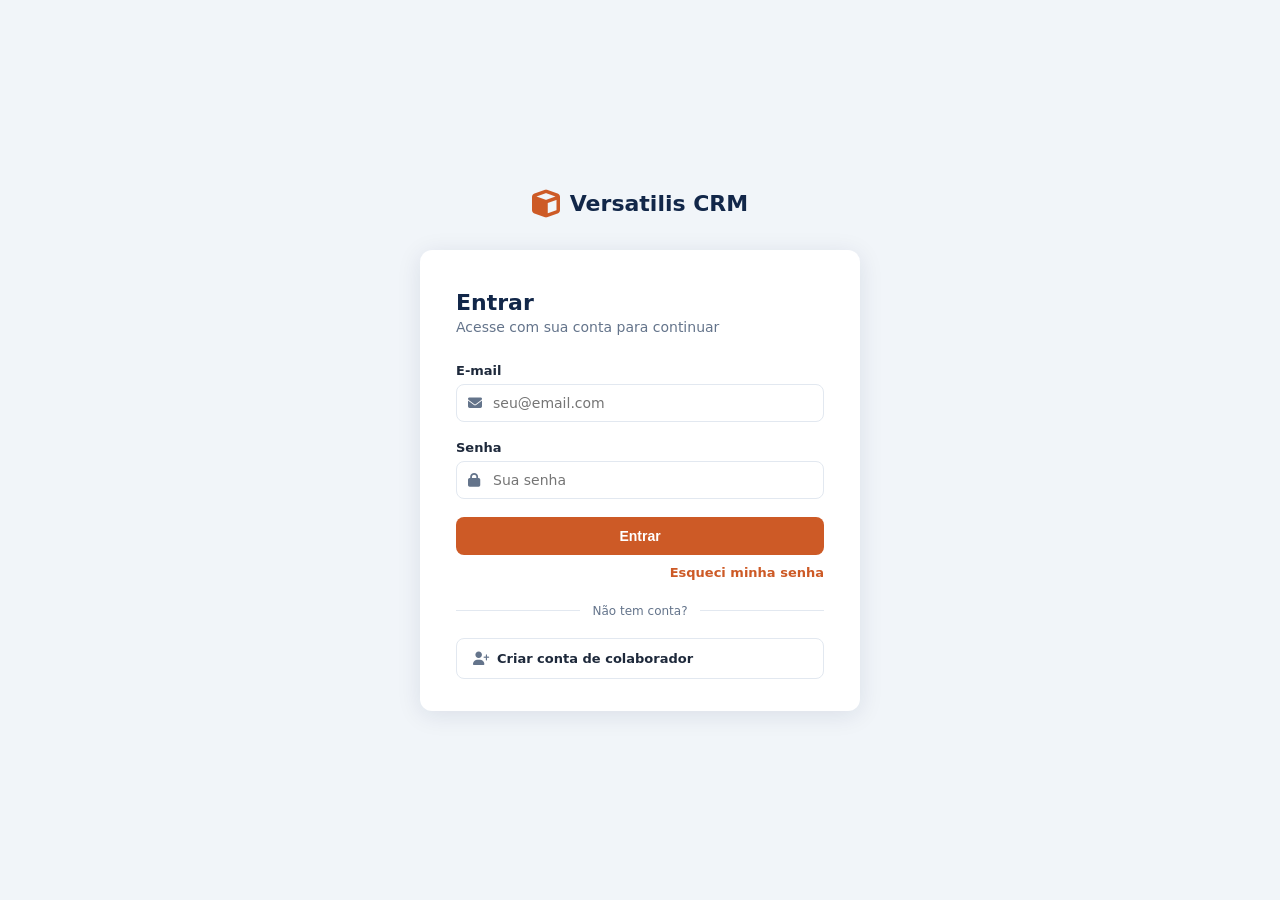
<file: Frontend/login.html>
<!DOCTYPE html>
<html lang="pt-BR">
<head>
    <meta charset="UTF-8">
    <meta name="viewport" content="width=device-width, initial-scale=1.0">
    <title>Login — CRM Versatilis</title>
    <link rel="icon" href="data:image/svg+xml,<svg xmlns='http://www.w3.org/2000/svg' viewBox='0 0 100 100'><text y='.9em' font-size='90'>📦</text></svg>">
    <link rel="stylesheet" href="https://cdnjs.cloudflare.com/ajax/libs/font-awesome/6.4.0/css/all.min.css">
    <style>
        *, *::before, *::after { box-sizing: border-box; margin: 0; padding: 0; }

        :root {
            --primary:      #CD5A26;
            --primary-dark: #B84E1F;
            --primary-50:   rgba(205, 90, 38, 0.10);
            --danger:       #ef4444;
            --success:      #10b981;
            --dark:         #122749;
            --sidebar:      #112251;
            --text:         #1e293b;
            --muted:        #64748b;
            --border:       #e2e8f0;
            --bg:           #f1f5f9;
            --white:        #ffffff;
            --radius:       12px;
            --font: 'Segoe UI', system-ui, -apple-system, sans-serif;
        }

        body {
            font-family: var(--font);
            background: var(--bg);
            min-height: 100vh;
            display: flex;
            align-items: center;
            justify-content: center;
            padding: 24px;
        }

        .page {
            width: 100%;
            max-width: 440px;
        }

        /* Logotipo */
        .logo {
            display: flex;
            align-items: center;
            gap: 10px;
            justify-content: center;
            margin-bottom: 32px;
        }
        .logo i { font-size: 28px; color: var(--primary); }
        .logo span { font-size: 22px; font-weight: 700; color: var(--dark); }

        /* Card */
        .card {
            background: var(--white);
            border-radius: var(--radius);
            box-shadow: 0 4px 24px rgba(17,34,81,.10);
            padding: 40px 36px 32px;
        }

        h1 { font-size: 22px; font-weight: 700; color: var(--dark); margin-bottom: 4px; }
        .subtitle { color: var(--muted); font-size: 14px; margin-bottom: 28px; }

        /* Alert */
        .alert {
            display: flex; align-items: flex-start; gap: 10px;
            padding: 12px 14px; border-radius: 8px;
            font-size: 13.5px; line-height: 1.5;
            margin-bottom: 20px;
        }
        .alert.hidden { display: none; }
        .alert-danger  { background: #fef2f2; color: #991b1b; border: 1px solid #fecaca; }
        .alert-success { background: #f0fdf4; color: #166534; border: 1px solid #bbf7d0; }
        .alert-warning { background: #fffbeb; color: #92400e; border: 1px solid #fde68a; }
        .alert i { margin-top: 1px; flex-shrink: 0; }

        /* Form */
        .field { margin-bottom: 18px; }
        label { display: block; font-size: 13px; font-weight: 600; color: var(--text); margin-bottom: 6px; }

        .input-wrap { position: relative; }
        .input-wrap i {
            position: absolute; left: 12px; top: 50%; transform: translateY(-50%);
            color: var(--muted); font-size: 14px; pointer-events: none;
        }
        .input-wrap input {
            width: 100%; padding: 10px 12px 10px 36px;
            border: 1.5px solid var(--border);
            border-radius: 8px; font-size: 14px; color: var(--text);
            outline: none; transition: border-color .2s, box-shadow .2s;
            font-family: var(--font);
        }
        .input-wrap input:focus {
            border-color: var(--primary);
            box-shadow: 0 0 0 3px var(--primary-50);
        }
        .input-wrap input.invalid { border-color: var(--danger); }

        /* Button */
        .btn-primary {
            width: 100%; padding: 11px;
            background: var(--primary); color: #fff;
            border: none; border-radius: 8px;
            font-size: 14px; font-weight: 600; cursor: pointer;
            display: flex; align-items: center; justify-content: center; gap: 8px;
            transition: background .2s; margin-top: 4px;
        }
        .btn-primary:hover  { background: var(--primary-dark); }
        .btn-primary:disabled { opacity: .65; cursor: not-allowed; }

        /* Divider */
        .divider {
            display: flex; align-items: center; gap: 12px;
            color: var(--muted); font-size: 12px;
            margin: 24px 0 20px;
        }
        .divider::before, .divider::after {
            content: ''; flex: 1; height: 1px; background: var(--border);
        }

        /* Setup section */
        details { border: 1.5px solid var(--border); border-radius: 8px; overflow: hidden; }
        summary {
            padding: 12px 16px; font-size: 13px; font-weight: 600; color: var(--text);
            cursor: pointer; list-style: none; display: flex; align-items: center; gap: 8px;
            user-select: none;
        }
        summary::-webkit-details-marker { display: none; }
        summary i { color: var(--muted); font-size: 13px; }
        details[open] summary { border-bottom: 1px solid var(--border); }

        .setup-body { padding: 16px; }
        .setup-body .field { margin-bottom: 14px; }
        .setup-body .field:last-of-type { margin-bottom: 0; }

        .btn-outline {
            width: 100%; padding: 10px;
            background: transparent; color: var(--primary);
            border: 1.5px solid var(--primary); border-radius: 8px;
            font-size: 13px; font-weight: 600; cursor: pointer;
            display: flex; align-items: center; justify-content: center; gap: 8px;
            transition: background .2s, color .2s; margin-top: 14px;
        }
        .btn-outline:hover { background: var(--primary); color: #fff; }
        .btn-outline:disabled { opacity: .65; cursor: not-allowed; }

        .fa-spin { animation: spin 1s linear infinite; }
        @keyframes spin { to { transform: rotate(360deg); } }
        .hidden { display: none !important; }
    </style>
</head>
<body>
    <div class="page">

        <div class="logo">
            <i class="fas fa-cube"></i>
            <span>Versatilis CRM</span>
        </div>

        <div class="card">
            <h1>Entrar</h1>
            <p class="subtitle">Acesse com sua conta para continuar</p>

            <div id="loginAlert" class="alert hidden"></div>

            <form id="loginForm" novalidate>
                <div class="field">
                    <label for="email">E-mail</label>
                    <div class="input-wrap">
                        <i class="fas fa-envelope"></i>
                        <input type="email" id="email" placeholder="seu@email.com" autocomplete="email" required>
                    </div>
                </div>
                <div class="field">
                    <label for="senha">Senha</label>
                    <div class="input-wrap">
                        <i class="fas fa-lock"></i>
                        <input type="password" id="senha" placeholder="Sua senha" autocomplete="current-password" required>
                    </div>
                </div>
                <button type="submit" id="btnLogin" class="btn-primary">
                    <i id="loginSpinner" class="fas fa-spinner fa-spin hidden"></i>
                    <span id="btnLoginText">Entrar</span>
                </button>
                <p style="text-align:right; margin-top:10px; font-size:13px;">
                    <a href="recuperar-senha.html" style="color:var(--primary); font-weight:600; text-decoration:none;">Esqueci minha senha</a>
                </p>
            </form>

            <div class="divider">Não tem conta?</div>

            <details id="registerDetails">
                <summary><i class="fas fa-user-plus"></i> Criar conta de colaborador</summary>
                <div class="setup-body">
                    <p style="font-size:13px;color:#64748b;margin-bottom:14px">
                        Crie sua conta para acessar o sistema CRM.
                    </p>

                    <div id="registerAlert" class="alert hidden"></div>

                    <div class="field">
                        <label for="regNome">Nome completo</label>
                        <div class="input-wrap">
                            <i class="fas fa-user"></i>
                            <input type="text" id="regNome" placeholder="Seu nome completo">
                        </div>
                    </div>
                    <div class="field">
                        <label for="regEmail">E-mail</label>
                        <div class="input-wrap">
                            <i class="fas fa-envelope"></i>
                            <input type="email" id="regEmail" placeholder="seu@email.com">
                        </div>
                    </div>
                    <div class="field">
                        <label for="regCargo">Cargo</label>
                        <div class="input-wrap">
                            <i class="fas fa-briefcase"></i>
                            <input type="text" id="regCargo" placeholder="Ex: Vendedor, Atendente (opcional)">
                        </div>
                    </div>
                    <div class="field">
                        <label for="regSenha">Senha</label>
                        <div class="input-wrap">
                            <i class="fas fa-lock"></i>
                            <input type="password" id="regSenha" placeholder="Mínimo 6 caracteres">
                        </div>
                    </div>
                    <div class="field">
                        <label for="regSenhaConfirm">Confirmar senha</label>
                        <div class="input-wrap">
                            <i class="fas fa-lock"></i>
                            <input type="password" id="regSenhaConfirm" placeholder="Repita a senha">
                        </div>
                    </div>
                    <button type="button" id="btnRegister" class="btn-outline">
                        <i id="registerSpinner" class="fas fa-spinner fa-spin hidden"></i>
                        <span id="btnRegisterText">Criar conta</span>
                    </button>
                </div>
            </details>
        </div>

    </div>

    <script>
        const API = window.location.hostname === 'localhost'
            ? 'http://localhost:8081/api'
            : 'https://crm-versatilis-production.up.railway.app/api';

        // Se já autenticado, redireciona direto
        if (localStorage.getItem('crm_token')) {
            window.location.replace('index.html');
        }

        function showAlert(id, type, msg) {
            const el = document.getElementById(id);
            el.className = `alert alert-${type}`;
            const icons = { danger: 'fa-circle-xmark', success: 'fa-circle-check', warning: 'fa-circle-info' };
            const icon = icons[type] || 'fa-circle-info';
            el.innerHTML = `<i class="fas ${icon}"></i><span>${msg}</span>`;
            el.classList.remove('hidden');
        }

        function hideAlert(id) {
            document.getElementById(id).classList.add('hidden');
        }

        // -- Login com retry automático para erros transitórios ----------------
        const MAX_LOGIN_RETRIES = 4;
        const RETRY_DELAY_BASE = 2000; // 2s base

        async function attemptLogin(email, senha, attempt) {
            const res = await fetch(`${API}/auth/login`, {
                method: 'POST',
                headers: { 'Content-Type': 'application/json' },
                body: JSON.stringify({ email, senha })
            });

            const json = await res.json().catch(() => ({}));

            // Sucesso
            if (res.ok) {
                return json;
            }

            // Credenciais inválidas - não retry
            if (res.status === 401) {
                const msg = json.mensagem || 'E-mail ou senha inválidos.';
                throw { type: 'auth', message: msg };
            }

            // Erros transitórios (500, 503) - retry com backoff exponencial
            if ((res.status === 500 || res.status === 503) && attempt < MAX_LOGIN_RETRIES) {
                const delay = RETRY_DELAY_BASE * Math.pow(2, attempt - 1);
                showAlert('loginAlert', 'warning',
                    `Servidor iniciando... tentativa ${attempt}/${MAX_LOGIN_RETRIES}. Aguarde...`);
                await new Promise(r => setTimeout(r, delay));
                return attemptLogin(email, senha, attempt + 1);
            }

            // Erros finais
            const msg = json.mensagem || `Erro ${res.status} - Servidor temporariamente indisponível.`;
            throw { type: 'server', message: msg };
        }

        document.getElementById('loginForm').addEventListener('submit', async (e) => {
            e.preventDefault();
            hideAlert('loginAlert');

            const email = document.getElementById('email').value.trim();
            const senha = document.getElementById('senha').value;

            if (!email || !senha) {
                showAlert('loginAlert', 'danger', 'Preencha e-mail e senha.');
                return;
            }

            const btn     = document.getElementById('btnLogin');
            const spinner = document.getElementById('loginSpinner');
            const text    = document.getElementById('btnLoginText');
            btn.disabled  = true;
            spinner.classList.remove('hidden');
            text.textContent = 'Entrando...';

            try {
                const json = await attemptLogin(email, senha, 1);

                const token = json.dados?.token ?? json.token;
                if (!token) { showAlert('loginAlert', 'danger', 'Resposta inesperada do servidor.'); return; }

                localStorage.setItem('crm_token', token);
                window.location.replace('index.html');

            } catch (err) {
                if (err.type === 'auth' || err.type === 'server') {
                    showAlert('loginAlert', 'danger', err.message);
                } else {
                    showAlert('loginAlert', 'danger',
                        `Não foi possível conectar ao servidor. Verifique sua conexão e tente novamente.`);
                }
            } finally {
                btn.disabled = false;
                spinner.classList.add('hidden');
                text.textContent = 'Entrar';
            }
        });

        // -- Registrar colaborador -----------------------------------------------
        document.getElementById('btnRegister').addEventListener('click', async () => {
            hideAlert('registerAlert');

            const nome  = document.getElementById('regNome').value.trim();
            const email = document.getElementById('regEmail').value.trim();
            const cargo = document.getElementById('regCargo').value.trim();
            const senha = document.getElementById('regSenha').value;
            const senhaConfirm = document.getElementById('regSenhaConfirm').value;

            if (!nome || !email || !senha) {
                showAlert('registerAlert', 'danger', 'Preencha nome, e-mail e senha.');
                return;
            }
            if (senha.length < 6) {
                showAlert('registerAlert', 'danger', 'A senha deve ter pelo menos 6 caracteres.');
                return;
            }
            if (senha !== senhaConfirm) {
                showAlert('registerAlert', 'danger', 'As senhas não coincidem.');
                return;
            }

            const btn     = document.getElementById('btnRegister');
            const spinner = document.getElementById('registerSpinner');
            const text    = document.getElementById('btnRegisterText');
            btn.disabled  = true;
            spinner.classList.remove('hidden');
            text.textContent = 'Criando...';

            try {
                const res = await fetch(`${API}/auth/registrar`, {
                    method: 'POST',
                    headers: { 'Content-Type': 'application/json' },
                    body: JSON.stringify({ nome, email, senha, cargo })
                });

                const json = await res.json().catch(() => ({}));

                if (!res.ok) {
                    showAlert('registerAlert', 'danger', json.mensagem || `Erro ${res.status}`);
                    return;
                }

                showAlert('registerAlert', 'success', 'Conta criada com sucesso! Agora faça login.');
                document.getElementById('email').value = email;
                document.getElementById('senha').value = '';
                document.getElementById('senha').focus();
                document.getElementById('registerDetails').removeAttribute('open');

            } catch (err) {
                showAlert('registerAlert', 'danger', `Falha na conexão: ${err.message}`);
            } finally {
                btn.disabled = false;
                spinner.classList.add('hidden');
                text.textContent = 'Criar conta';
            }
        });
    </script>
</body>
</html>
</file>
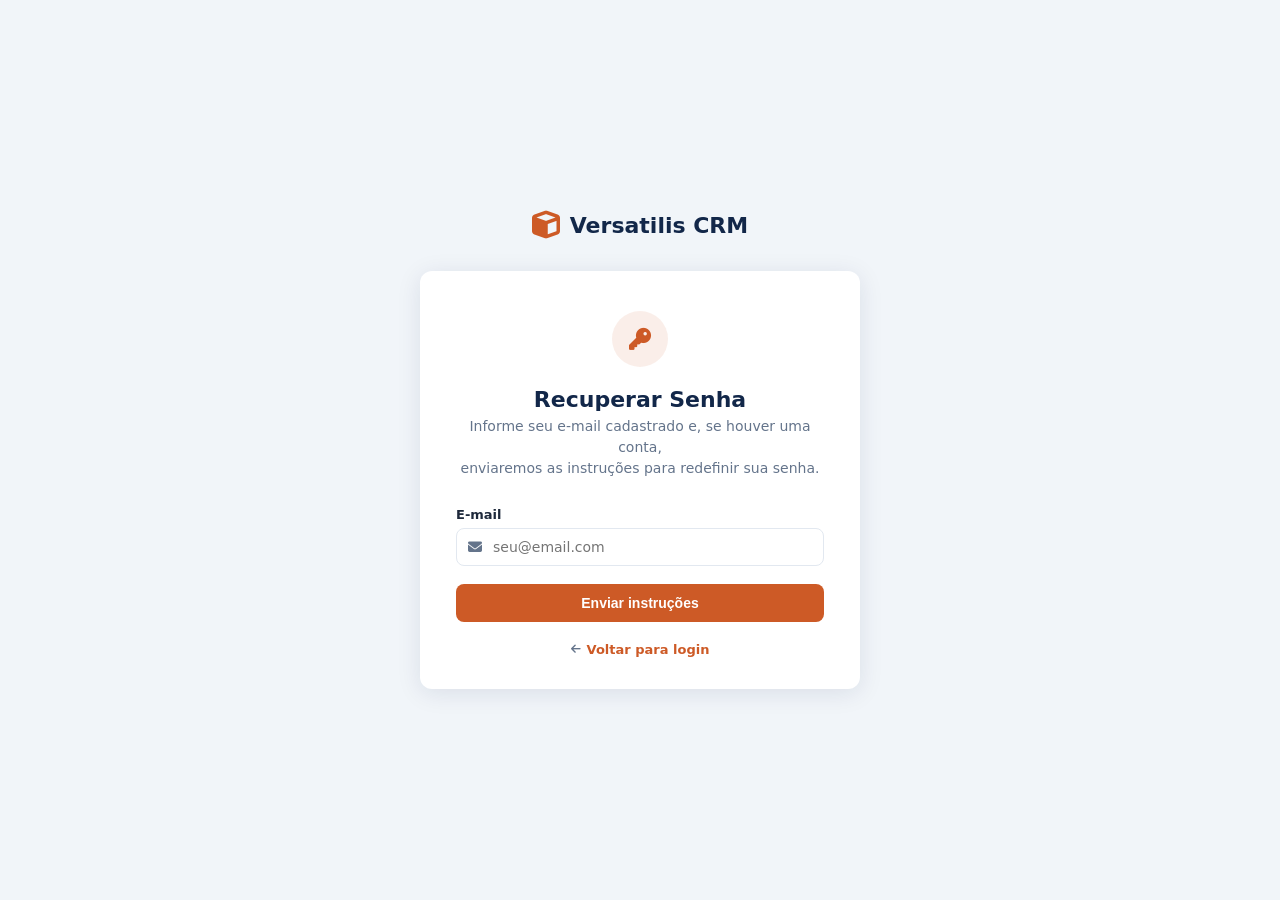
<file: Frontend/recuperar-senha.html>
<!DOCTYPE html>
<html lang="pt-BR">
<head>
    <meta charset="UTF-8">
    <meta name="viewport" content="width=device-width, initial-scale=1.0">
    <title>Recuperar Senha — CRM Versatilis</title>
    <link rel="icon" href="data:image/svg+xml,<svg xmlns='http://www.w3.org/2000/svg' viewBox='0 0 100 100'><text y='.9em' font-size='90'>📦</text></svg>">
    <link rel="stylesheet" href="https://cdnjs.cloudflare.com/ajax/libs/font-awesome/6.4.0/css/all.min.css">
    <style>
        *, *::before, *::after { box-sizing: border-box; margin: 0; padding: 0; }

        :root {
            --primary:      #CD5A26;
            --primary-dark: #B84E1F;
            --primary-50:   rgba(205, 90, 38, 0.10);
            --danger:       #ef4444;
            --success:      #10b981;
            --dark:         #122749;
            --sidebar:      #112251;
            --text:         #1e293b;
            --muted:        #64748b;
            --border:       #e2e8f0;
            --bg:           #f1f5f9;
            --white:        #ffffff;
            --radius:       12px;
            --font: 'Segoe UI', system-ui, -apple-system, sans-serif;
        }

        body {
            font-family: var(--font);
            background: var(--bg);
            min-height: 100vh;
            display: flex;
            align-items: center;
            justify-content: center;
            padding: 24px;
        }

        .page {
            width: 100%;
            max-width: 440px;
        }

        /* Logo */
        .logo {
            display: flex;
            align-items: center;
            gap: 10px;
            justify-content: center;
            margin-bottom: 32px;
        }
        .logo i { font-size: 28px; color: var(--primary); }
        .logo span { font-size: 22px; font-weight: 700; color: var(--dark); }

        /* Card */
        .card {
            background: var(--white);
            border-radius: var(--radius);
            box-shadow: 0 4px 24px rgba(17,34,81,.10);
            padding: 40px 36px 32px;
        }

        .card-icon {
            width: 56px;
            height: 56px;
            border-radius: 50%;
            background: var(--primary-50);
            display: flex;
            align-items: center;
            justify-content: center;
            margin: 0 auto 20px;
        }
        .card-icon i { font-size: 22px; color: var(--primary); }

        h1 {
            font-size: 22px;
            font-weight: 700;
            color: var(--dark);
            margin-bottom: 4px;
            text-align: center;
        }
        .subtitle {
            color: var(--muted);
            font-size: 14px;
            margin-bottom: 28px;
            text-align: center;
            line-height: 1.5;
        }

        /* Alert */
        .alert {
            display: flex; align-items: flex-start; gap: 10px;
            padding: 12px 14px; border-radius: 8px;
            font-size: 13.5px; line-height: 1.5;
            margin-bottom: 20px;
        }
        .alert.hidden { display: none; }
        .alert-danger  { background: #fef2f2; color: #991b1b; border: 1px solid #fecaca; }
        .alert-success { background: #f0fdf4; color: #166534; border: 1px solid #bbf7d0; }
        .alert i { margin-top: 1px; flex-shrink: 0; }

        /* Form */
        .field { margin-bottom: 18px; }
        label { display: block; font-size: 13px; font-weight: 600; color: var(--text); margin-bottom: 6px; }

        .input-wrap { position: relative; }
        .input-wrap i {
            position: absolute; left: 12px; top: 50%; transform: translateY(-50%);
            color: var(--muted); font-size: 14px; pointer-events: none;
        }
        .input-wrap input {
            width: 100%; padding: 10px 12px 10px 36px;
            border: 1.5px solid var(--border);
            border-radius: 8px; font-size: 14px; color: var(--text);
            outline: none; transition: border-color .2s, box-shadow .2s;
            font-family: var(--font);
        }
        .input-wrap input:focus {
            border-color: var(--primary);
            box-shadow: 0 0 0 3px var(--primary-50);
        }
        .input-wrap input.invalid { border-color: var(--danger); }

        /* Buttons */
        .btn-primary {
            width: 100%; padding: 11px;
            background: var(--primary); color: #fff;
            border: none; border-radius: 8px;
            font-size: 14px; font-weight: 600; cursor: pointer;
            display: flex; align-items: center; justify-content: center; gap: 8px;
            transition: background .2s; margin-top: 4px;
        }
        .btn-primary:hover  { background: var(--primary-dark); }
        .btn-primary:disabled { opacity: .65; cursor: not-allowed; }

        /* Back link */
        .back-link {
            display: flex;
            align-items: center;
            justify-content: center;
            gap: 6px;
            margin-top: 20px;
            font-size: 13px;
            color: var(--muted);
        }
        .back-link a {
            color: var(--primary);
            font-weight: 600;
            text-decoration: none;
            transition: color .2s;
        }
        .back-link a:hover { color: var(--primary-dark); text-decoration: underline; }

        /* Success state */
        .success-state { display: none; text-align: center; }
        .success-state i {
            font-size: 52px;
            color: var(--success);
            display: block;
            margin-bottom: 16px;
        }
        .success-state h2 { font-size: 18px; color: var(--dark); margin-bottom: 8px; }
        .success-state p  { font-size: 14px; color: var(--muted); line-height: 1.5; }

        .fa-spin { animation: spin 1s linear infinite; }
        @keyframes spin { to { transform: rotate(360deg); } }
        .hidden { display: none !important; }
    </style>
</head>
<body>
    <div class="page">

        <div class="logo">
            <i class="fas fa-cube"></i>
            <span>Versatilis CRM</span>
        </div>

        <div class="card">

            <!-- Form state -->
            <div id="formState">
                <div class="card-icon">
                    <i class="fas fa-key"></i>
                </div>
                <h1>Recuperar Senha</h1>
                <p class="subtitle">
                    Informe seu e-mail cadastrado e, se houver uma conta,<br>
                    enviaremos as instruções para redefinir sua senha.
                </p>

                <div id="formAlert" class="alert hidden"></div>

                <form id="recoverForm" novalidate>
                    <div class="field">
                        <label for="email">E-mail</label>
                        <div class="input-wrap">
                            <i class="fas fa-envelope"></i>
                            <input type="email" id="email" placeholder="seu@email.com" autocomplete="email" required>
                        </div>
                    </div>
                    <button type="submit" id="btnRecover" class="btn-primary">
                        <i id="recoverSpinner" class="fas fa-spinner fa-spin hidden"></i>
                        <span id="btnRecoverText">Enviar instruções</span>
                    </button>
                </form>
            </div>

            <!-- Success state -->
            <div id="successState" class="success-state">
                <i class="fas fa-circle-check"></i>
                <h2>E-mail enviado!</h2>
                <p>
                    Se existir uma conta com este endereço,<br>
                    verifique sua caixa de entrada e o spam.
                </p>
            </div>

            <div class="back-link">
                <i class="fas fa-arrow-left" style="font-size:11px;"></i>
                <a href="login.html">Voltar para login</a>
            </div>

        </div>

    </div>

    <script>
        const API = window.location.hostname === 'localhost'
            ? 'http://localhost:8081/api'
            : 'https://crm-versatilis-production.up.railway.app/api';

        const form        = document.getElementById('recoverForm');
        const formState   = document.getElementById('formState');
        const successState = document.getElementById('successState');
        const btnRecover  = document.getElementById('btnRecover');
        const spinner     = document.getElementById('recoverSpinner');
        const btnText     = document.getElementById('btnRecoverText');
        const alertEl     = document.getElementById('formAlert');
        const emailInput  = document.getElementById('email');

        function showAlert(type, msg) {
            alertEl.className = `alert alert-${type}`;
            const icon = type === 'danger' ? 'fa-circle-xmark' : 'fa-circle-check';
            alertEl.innerHTML = `<i class="fas ${icon}"></i><span>${msg}</span>`;
            alertEl.classList.remove('hidden');
        }

        function setLoading(on) {
            btnRecover.disabled = on;
            spinner.classList.toggle('hidden', !on);
            btnText.textContent = on ? 'Enviando...' : 'Enviar instruções';
        }

        form.addEventListener('submit', async (e) => {
            e.preventDefault();
            alertEl.classList.add('hidden');
            emailInput.classList.remove('invalid');

            const email = emailInput.value.trim();
            if (!email || !/^[^\s@]+@[^\s@]+\.[^\s@]+$/.test(email)) {
                emailInput.classList.add('invalid');
                showAlert('danger', 'Informe um e-mail válido.');
                emailInput.focus();
                return;
            }

            setLoading(true);
            try {
                // Endpoint de recuperação de senha (a implementar no backend)
                const res = await fetch(`${API}/auth/recuperar-senha`, {
                    method: 'POST',
                    headers: { 'Content-Type': 'application/json' },
                    body: JSON.stringify({ email })
                });

                // Sempre mostrar sucesso para não vazar se e-mail existe
                formState.style.display = 'none';
                successState.style.display = 'block';

            } catch (_) {
                // Mesmo em erro de rede, mostrar mensagem genérica de sucesso
                // para não vazar informações de enumeration de usuários
                formState.style.display = 'none';
                successState.style.display = 'block';
            } finally {
                setLoading(false);
            }
        });

        emailInput.addEventListener('input', () => {
            emailInput.classList.remove('invalid');
            alertEl.classList.add('hidden');
        });
    </script>
</body>
</html>
</file>
